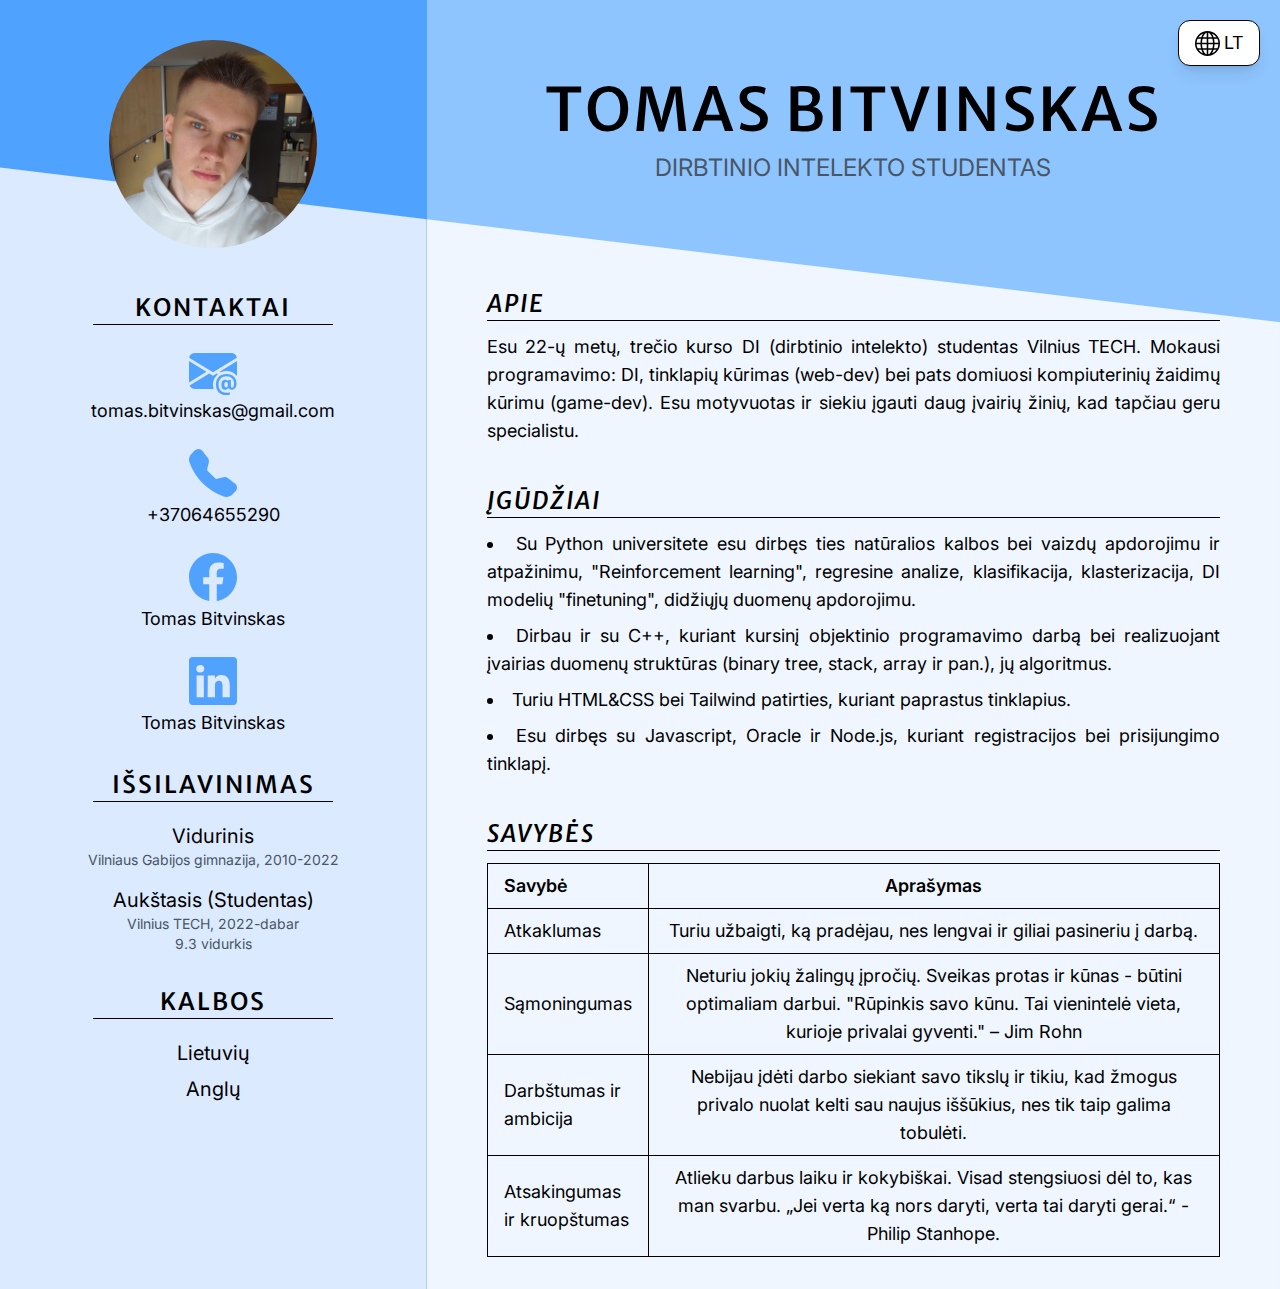
<file: index.html>
<!DOCTYPE html>
<html lang="en">
  <head>
    <meta charset="UTF-8" />
    <meta name="viewport" content="width=device-width, initial-scale=1.0" />
    <title>My CV</title>
    <link href="./output.css" rel="stylesheet" />
    <link rel="preconnect" href="https://fonts.googleapis.com" />
    <link rel="preconnect" href="https://fonts.gstatic.com" crossorigin />
    <link
      href="https://fonts.googleapis.com/css2?family=Inter:ital,opsz,wght@0,14..32,100..900;1,14..32,100..900&family=Merriweather+Sans:ital,wght@0,300..800;1,300..800&display=swap"
      rel="stylesheet"
    />
    <script src="lang.js" defer></script>
  </head>

  <!-- Background -->
  <body class="min-h-screen min-w-screen bg-blue-200 text-lg">
    <!-- Main container -->
    <div
      class="flex flex-wrap md:flex-row flex-col-reverse max-w-screen-2xl mx-auto font-inter"
    >
      <!-- Left container with diagonal cut -->
      <div class="relative w-full bg-blue-400 md:w-1/3">
        <!-- Diagonal bg -->
        <div class="absolute h-full w-full bg-blue-100 diagonal-cut-left"></div>

        <!-- Content wrapper -->
        <div
          class="relative flex flex-col items-center text-center h-full mx-auto gap-8 w-70"
        >
          <img
            src="profile.jpg"
            alt="profile_picture"
            class="mt-10 h-52 w-52 rounded-full object-cover"
          />

          <!-- Kontaktai -->
          <section class="mt-10 mb-5 md:m-0 md:mt-3" id="contacts-section">
            <h2 class="text-2xl" id="contacts-title"></h2>
            <hr class="mb-5 w-60 mx-auto" />
            <ul class="flex flex-col gap-5">
              <li class="flex flex-col items-center">
                <a
                  href="mailto:tomas.bitvinskas@gmail.com"
                  class="hover:underline mt-0.5 flex flex-col items-center"
                >
                  <svg
                    xmlns="http://www.w3.org/2000/svg"
                    class="h-12 w-12 mb-0.5"
                    viewBox="0 0 16 16"
                  >
                    <path
                      d="M2 2A2 2 0 0 0 .05 3.555L8 8.414l7.95-4.859A2 2 0 0 0 14 2zm-2 9.8V4.698l5.803 3.546zm6.761-2.97-6.57 4.026A2 2 0 0 0 2 14h6.256A4.5 4.5 0 0 1 8 12.5a4.49 4.49 0 0 1 1.606-3.446l-.367-.225L8 9.586zM16 9.671V4.697l-5.803 3.546.338.208A4.5 4.5 0 0 1 12.5 8c1.414 0 2.675.652 3.5 1.671"
                    />
                    <path
                      d="M15.834 12.244c0 1.168-.577 2.025-1.587 2.025-.503 0-1.002-.228-1.12-.648h-.043c-.118.416-.543.643-1.015.643-.77 0-1.259-.542-1.259-1.434v-.529c0-.844.481-1.4 1.26-1.4.585 0 .87.333.953.63h.03v-.568h.905v2.19c0 .272.18.42.411.42.315 0 .639-.415.639-1.39v-.118c0-1.277-.95-2.326-2.484-2.326h-.04c-1.582 0-2.64 1.067-2.64 2.724v.157c0 1.867 1.237 2.654 2.57 2.654h.045c.507 0 .935-.07 1.18-.18v.731c-.219.1-.643.175-1.237.175h-.044C10.438 16 9 14.82 9 12.646v-.214C9 10.36 10.421 9 12.485 9h.035c2.12 0 3.314 1.43 3.314 3.034zm-4.04.21v.227c0 .586.227.8.581.8.31 0 .564-.17.564-.743v-.367c0-.516-.275-.708-.572-.708-.346 0-.573.245-.573.791"
                    />
                  </svg>

                  <span>tomas.bitvinskas@gmail.com</span>
                </a>
              </li>
              <li class="flex flex-col items-center">
                <a
                  href="tel:+37064655290"
                  class="hover:underline mt-1 flex flex-col items-center"
                >
                  <svg
                    xmlns="http://www.w3.org/2000/svg"
                    class="h-12 w-12 mb-1"
                    viewBox="0 0 16 16"
                  >
                    <path
                      fill-rule="evenodd"
                      d="M1.885.511a1.745 1.745 0 0 1 2.61.163L6.29 2.98c.329.423.445.974.315 1.494l-.547 2.19a.68.68 0 0 0 .178.643l2.457 2.457a.68.68 0 0 0 .644.178l2.189-.547a1.75 1.75 0 0 1 1.494.315l2.306 1.794c.829.645.905 1.87.163 2.611l-1.034 1.034c-.74.74-1.846 1.065-2.877.702a18.6 18.6 0 0 1-7.01-4.42 18.6 18.6 0 0 1-4.42-7.009c-.362-1.03-.037-2.137.703-2.877z"
                    />
                  </svg>
                  <span>+37064655290</span>
                </a>
              </li>
              <li class="flex flex-col items-center">
                <a
                  href="https://www.facebook.com/tomas.bitvinskas"
                  target="_blank"
                  class="hover:underline mt-1 flex flex-col items-center"
                >
                  <svg
                    xmlns="http://www.w3.org/2000/svg"
                    class="h-12 w-12 mb-1"
                    viewBox="0 0 16 16"
                  >
                    <path
                      d="M16 8.049c0-4.446-3.582-8.05-8-8.05C3.58 0-.002 3.603-.002 8.05c0 4.017 2.926 7.347 6.75 7.951v-5.625h-2.03V8.05H6.75V6.275c0-2.017 1.195-3.131 3.022-3.131.876 0 1.791.157 1.791.157v1.98h-1.009c-.993 0-1.303.621-1.303 1.258v1.51h2.218l-.354 2.326H9.25V16c3.824-.604 6.75-3.934 6.75-7.951"
                    />
                  </svg>
                  <span>Tomas Bitvinskas</span>
                </a>
              </li>

              <li class="flex flex-col items-center">
                <a
                  href="https://www.linkedin.com/in/tomas-bitvinskas-ab4689253/"
                  target="_blank"
                  class="hover:underline mt-1 flex flex-col items-center"
                >
                  <svg
                    xmlns="http://www.w3.org/2000/svg"
                    class="h-12 w-12 mb-1"
                    viewBox="0 0 16 16"
                  >
                    <path
                      d="M0 1.146C0 .513.526 0 1.175 0h13.65C15.474 0 16 .513 16 1.146v13.708c0 .633-.526 1.146-1.175 1.146H1.175C.526 16 0 15.487 0 14.854zm4.943 12.248V6.169H2.542v7.225zm-1.2-8.212c.837 0 1.358-.554 1.358-1.248-.015-.709-.52-1.248-1.342-1.248S2.4 3.226 2.4 3.934c0 .694.521 1.248 1.327 1.248zm4.908 8.212V9.359c0-.216.016-.432.08-.586.173-.431.568-.878 1.232-.878.869 0 1.216.662 1.216 1.634v3.865h2.401V9.25c0-2.22-1.184-3.252-2.764-3.252-1.274 0-1.845.7-2.165 1.193v.025h-.016l.016-.025V6.169h-2.4c.03.678 0 7.225 0 7.225z"
                    />
                  </svg>
                  <span>Tomas Bitvinskas</span>
                </a>
              </li>
            </ul>
          </section>

          <!-- Išsilavinimas -->
          <section class="mb-5 md:m-0" id="education-section">
            <h2 class="text-2xl" id="education-title"></h2>
            <hr class="mb-5 w-60 mx-auto" />
            <div class="flex flex-col gap-4" id="education-content">
              <div>
                <h3 class="text-xl"></h3>
                <p class="text-sm text-gray-600"></p>
              </div>
              <div>
                <h3 class="text-xl"></h3>
                <p class="text-sm text-gray-600"></p>
              </div>
            </div>
          </section>

          <!-- Kalbos -->
          <section class="mb-5" id="languages-section">
            <h2 class="text-2xl" id="languages-title"></h2>
            <hr class="mb-5 w-60 mx-auto" />
            <div class="flex flex-col gap-2" id="languages-content">
              <h3 class="text-xl"></h3>
              <h3 class="text-xl"></h3>
            </div>
          </section>
        </div>
      </div>

      <!-- Right container-->
      <div class="relative w-full bg-blue-300 md:w-2/3">
        <!-- Diagonal bg -->
        <div class="absolute h-full w-full bg-blue-50 diagonal-cut-right"></div>

        <!-- Language Selector -->
        <div class="md:absolute md:top-5 md:right-5 fixed right-5 top-5">
          <!-- Button -->
          <button
            id="langBtn"
            class="px-4 py-2 bg-white border rounded-xl shadow-lg hover:bg-gray-200 flex items-center gap-1 relative z-50"
          >
            <svg
              xmlns="http://www.w3.org/2000/svg"
              width="25"
              height="25"
              class="bi bi-globe"
              viewBox="0 0 16 16"
            >
              <path
                fill="black"
                d="M0 8a8 8 0 1 1 16 0A8 8 0 0 1 0 8m7.5-6.923c-.67.204-1.335.82-1.887 1.855A8 8 0 0 0 5.145 4H7.5zM4.09 4a9.3 9.3 0 0 1 .64-1.539 7 7 0 0 1 .597-.933A7.03 7.03 0 0 0 2.255 4zm-.582 3.5c.03-.877.138-1.718.312-2.5H1.674a7 7 0 0 0-.656 2.5zM4.847 5a12.5 12.5 0 0 0-.338 2.5H7.5V5zM8.5 5v2.5h2.99a12.5 12.5 0 0 0-.337-2.5zM4.51 8.5a12.5 12.5 0 0 0 .337 2.5H7.5V8.5zm3.99 0V11h2.653c.187-.765.306-1.608.338-2.5zM5.145 12q.208.58.468 1.068c.552 1.035 1.218 1.65 1.887 1.855V12zm.182 2.472a7 7 0 0 1-.597-.933A9.3 9.3 0 0 1 4.09 12H2.255a7 7 0 0 0 3.072 2.472M3.82 11a13.7 13.7 0 0 1-.312-2.5h-2.49c.062.89.291 1.733.656 2.5zm6.853 3.472A7 7 0 0 0 13.745 12H11.91a9.3 9.3 0 0 1-.64 1.539 7 7 0 0 1-.597.933M8.5 12v2.923c.67-.204 1.335-.82 1.887-1.855q.26-.487.468-1.068zm3.68-1h2.146c.365-.767.594-1.61.656-2.5h-2.49a13.7 13.7 0 0 1-.312 2.5m2.802-3.5a7 7 0 0 0-.656-2.5H12.18c.174.782.282 1.623.312 2.5zM11.27 2.461c.247.464.462.98.64 1.539h1.835a7 7 0 0 0-3.072-2.472c.218.284.418.598.597.933M10.855 4a8 8 0 0 0-.468-1.068C9.835 1.897 9.17 1.282 8.5 1.077V4z"
              />
            </svg>
            <span id="selectedLang">LT</span>
          </button>

          <!-- Dropdown -->
          <div
            id="langMenu"
            class="absolute left-1/2 transform -translate-x-1/2 mt-2 w-max bg-white border rounded-xl shadow-lg hidden z-50"
          >
            <ul class="py-2">
              <li>
                <button
                  class="lang-option px-4 py-2 hover:bg-gray-200"
                  data-lang="LT"
                >
                  &#x1F1F1;&#x1F1F9; Lietuvių
                </button>
              </li>
              <li>
                <button
                  class="lang-option px-4 py-2 hover:bg-gray-200"
                  data-lang="EN"
                >
                  &#x1F1EC;&#x1F1E7; English
                </button>
              </li>
            </ul>
          </div>
        </div>

        <!-- Content wrapper -->
        <div class="relative flex flex-col items-center gap-10 mx-15 text-left">
          <section
            class="lg:mt-20 lg:mb-16 md:mt-26 md:mb-15 mt-20 mb-25 text-center"
          >
            <h2 class="lg:text-6xl text-5xl">Tomas Bitvinskas</h2>
            <p
              class="lg:text-2xl md:text-xl text-xl text-gray-600 uppercase mt-3"
              id="job-title"
            ></p>
          </section>

          <!-- Trumpas aprašymas -->
          <section>
            <h2 class="text-2xl italic" id="about-title"></h2>
            <hr class="mb-3" />
            <p class="text-justify" id="about-content">
              <!-- Placeholder for dynamic content -->
            </p>
          </section>

          <!-- Įgūdžiai -->
          <section>
            <h2 class="text-2xl italic" id="skills-title"></h2>
            <hr class="mb-3" />
            <ul
              class="list-inside list-disc space-y-2 text-justify"
              id="skills-list"
            >
              <!-- Placeholder for dynamic content -->
            </ul>
          </section>

          <!-- Savybės -->
          <section class="mb-8">
            <h2 class="text-2xl italic" id="attributes-title"></h2>
            <hr class="mb-3" />
            <table>
              <thead id="attributes-thead">
                <tr>
                  <th class="border px-4 py-2 text-left font-semibold w-1/6">
                    Savybė
                  </th>
                  <th class="border px-4 py-2 text-center font-semibold">
                    Aprašymas
                  </th>
                </tr>
              </thead>
              <tbody id="attributes-table">
                <!-- Placeholder for dynamic content -->
              </tbody>
            </table>
          </section>
        </div>
      </div>
    </div>
  </body>
</html>
</file>
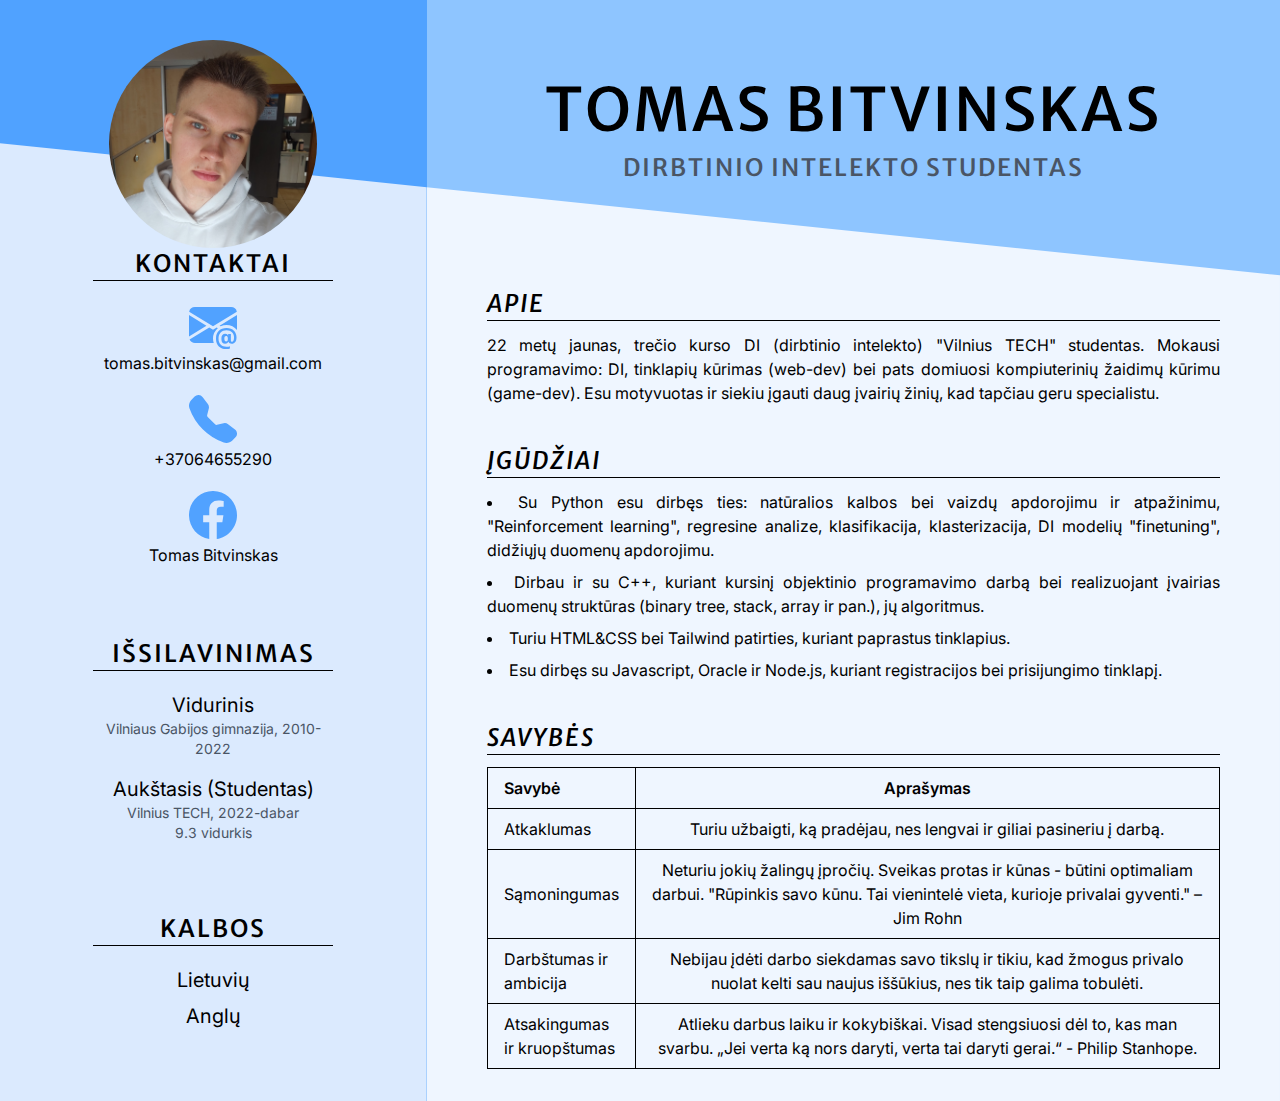
<file: CV.html>
<!DOCTYPE html>
<html lang="en">
  <head>
    <meta charset="UTF-8" />
    <meta name="viewport" content="width=device-width, initial-scale=1.0" />
    <title>My CV</title>
    <link href="./output.css" rel="stylesheet" />
    <link rel="preconnect" href="https://fonts.googleapis.com" />
    <link rel="preconnect" href="https://fonts.gstatic.com" crossorigin />
    <link
      href="https://fonts.googleapis.com/css2?family=Inter:ital,opsz,wght@0,14..32,100..900;1,14..32,100..900&family=Merriweather+Sans:ital,wght@0,300..800;1,300..800&display=swap"
      rel="stylesheet"
    />
  </head>

  <!-- Background -->
  <body class="min-h-screen min-w-screen bg-blue-200">
    <!-- Main container -->
    <div
      class="flex flex-wrap md:flex-row flex-col-reverse min-h-screen max-w-screen-2xl mx-auto font-inter"
    >
      <!-- Left container with diagonal cut -->
      <div class="relative w-full bg-blue-400 md:w-1/3">
        <!-- Diagonal bg -->
        <div class="absolute h-full w-full bg-blue-100 diagonal-cut-left"></div>

        <!-- Content wrapper -->
        <div
          class="relative flex flex-col items-center text-center h-full mx-20"
        >
          <img
            src="profile.jpg"
            alt="profile_picture"
            class="mt-10 h-52 w-52 rounded-full object-cover"
          />

          <!-- Kontaktai -->
          <section class="w-60 mt-10 mb-5 md:m-0 md:mt-10">
            <h2 class="text-2xl">Kontaktai</h2>
            <hr class="mb-5" />
            <ul class="flex flex-col gap-5">
              <li class="flex flex-col items-center">
                <svg
                  xmlns="http://www.w3.org/2000/svg"
                  class="h-12 w-12"
                  viewBox="0 0 16 16"
                >
                  <path
                    d="M2 2A2 2 0 0 0 .05 3.555L8 8.414l7.95-4.859A2 2 0 0 0 14 2zm-2 9.8V4.698l5.803 3.546zm6.761-2.97-6.57 4.026A2 2 0 0 0 2 14h6.256A4.5 4.5 0 0 1 8 12.5a4.49 4.49 0 0 1 1.606-3.446l-.367-.225L8 9.586zM16 9.671V4.697l-5.803 3.546.338.208A4.5 4.5 0 0 1 12.5 8c1.414 0 2.675.652 3.5 1.671"
                  />
                  <path
                    d="M15.834 12.244c0 1.168-.577 2.025-1.587 2.025-.503 0-1.002-.228-1.12-.648h-.043c-.118.416-.543.643-1.015.643-.77 0-1.259-.542-1.259-1.434v-.529c0-.844.481-1.4 1.26-1.4.585 0 .87.333.953.63h.03v-.568h.905v2.19c0 .272.18.42.411.42.315 0 .639-.415.639-1.39v-.118c0-1.277-.95-2.326-2.484-2.326h-.04c-1.582 0-2.64 1.067-2.64 2.724v.157c0 1.867 1.237 2.654 2.57 2.654h.045c.507 0 .935-.07 1.18-.18v.731c-.219.1-.643.175-1.237.175h-.044C10.438 16 9 14.82 9 12.646v-.214C9 10.36 10.421 9 12.485 9h.035c2.12 0 3.314 1.43 3.314 3.034zm-4.04.21v.227c0 .586.227.8.581.8.31 0 .564-.17.564-.743v-.367c0-.516-.275-.708-.572-.708-.346 0-.573.245-.573.791"
                  />
                </svg>
                <a
                  href="mailto:tomas.bitvinskas@gmail.com"
                  class="hover:underline mt-0.5"
                  >tomas.bitvinskas@gmail.com</a
                >
              </li>
              <li class="flex flex-col items-center">
                <svg
                  xmlns="http://www.w3.org/2000/svg"
                  class="h-12 w-12"
                  viewBox="0 0 16 16"
                >
                  <path
                    fill-rule="evenodd"
                    d="M1.885.511a1.745 1.745 0 0 1 2.61.163L6.29 2.98c.329.423.445.974.315 1.494l-.547 2.19a.68.68 0 0 0 .178.643l2.457 2.457a.68.68 0 0 0 .644.178l2.189-.547a1.75 1.75 0 0 1 1.494.315l2.306 1.794c.829.645.905 1.87.163 2.611l-1.034 1.034c-.74.74-1.846 1.065-2.877.702a18.6 18.6 0 0 1-7.01-4.42 18.6 18.6 0 0 1-4.42-7.009c-.362-1.03-.037-2.137.703-2.877z"
                  />
                </svg>
                <a href="tel:+37064655290" class="hover:underline mt-1"
                  >+37064655290</a
                >
              </li>
              <li class="flex flex-col items-center">
                <svg
                  xmlns="http://www.w3.org/2000/svg"
                  class="h-12 w-12"
                  viewBox="0 0 16 16"
                >
                  <path
                    d="M16 8.049c0-4.446-3.582-8.05-8-8.05C3.58 0-.002 3.603-.002 8.05c0 4.017 2.926 7.347 6.75 7.951v-5.625h-2.03V8.05H6.75V6.275c0-2.017 1.195-3.131 3.022-3.131.876 0 1.791.157 1.791.157v1.98h-1.009c-.993 0-1.303.621-1.303 1.258v1.51h2.218l-.354 2.326H9.25V16c3.824-.604 6.75-3.934 6.75-7.951"
                  />
                </svg>
                <a
                  href="https://www.facebook.com/tomas.bitvinskas"
                  class="hover:underline mt-1"
                  >Tomas Bitvinskas</a
                >
              </li>
            </ul>
          </section>

          <!-- Spacing -->
          <div class="flex flex-col justify-evenly flex-grow">
            <!-- Išssilavinimas -->
            <section class="w-60 mb-5 md:m-0">
              <h2 class="text-2xl">Išsilavinimas</h2>
              <hr class="mb-5" />
              <div class="flex flex-col gap-4">
                <div>
                  <h3 class="text-xl">Vidurinis</h3>
                  <p class="text-sm text-gray-600">
                    Vilniaus Gabijos gimnazija, 2010-2022
                  </p>
                </div>
                <div>
                  <h3 class="text-xl">Aukštasis (Studentas)</h3>
                  <p class="text-sm text-gray-600">
                    Vilnius TECH, 2022-dabar <br />
                    9.3 vidurkis
                  </p>
                </div>
              </div>
            </section>

            <!-- Kalbos -->
            <section class="w-60 mb-5 md:m-0">
              <h2 class="text-2xl">Kalbos</h2>
              <hr class="mb-5" />
              <div class="flex flex-col gap-2">
                <h3 class="text-xl">Lietuvių</h3>
                <h3 class="text-xl">Anglų</h3>
              </div>
            </section>
          </div>
        </div>
      </div>

      <!-- Right container-->
      <div class="relative w-full bg-blue-300 md:w-2/3">
        <!-- Diagonal bg -->
        <div class="absolute h-full w-full bg-blue-50 diagonal-cut-right"></div>

        <!-- Content wrapper -->
        <div class="relative flex flex-col items-center gap-10 mx-15 text-left">
          <section
            class="lg:mt-20 lg:mb-16 md:mt-26 md:mb-14 mt-20 mb-25 text-center"
          >
            <h2 class="lg:text-6xl text-5xl">Tomas Bitvinskas</h2>
            <p
              class="lg:text-2xl md:text-xl text-xl text-gray-600 uppercase mt-3"
              id="sritis"
            >
              Dirbtinio intelekto studentas
            </p>
          </section>

          <!-- Trumpas aprašymas -->
          <section>
            <h2 class="text-2xl italic">Apie</h2>
            <hr class="mb-3" />
            <p class="text-justify">
              22 metų jaunas, trečio kurso DI (dirbtinio intelekto)
              <span class="text-blue-800">"Vilnius TECH"</span> studentas.
              Mokausi programavimo: DI, tinklapių kūrimas (web-dev) bei pats
              domiuosi kompiuterinių žaidimų kūrimu (game-dev). Esu motyvuotas
              ir siekiu įgauti daug įvairių žinių, kad tapčiau geru specialistu.
            </p>
          </section>

          <!-- Įgūdžiai -->
          <section>
            <h2 class="text-2xl italic">Įgūdžiai</h2>
            <hr class="mb-3" />
            <ul class="list-inside list-disc space-y-2 text-justify">
              <li>
                Su Python esu dirbęs ties: natūralios kalbos bei vaizdų
                apdorojimu ir atpažinimu, "Reinforcement learning", regresine
                analize, klasifikacija, klasterizacija, DI modelių "finetuning",
                didžiųjų duomenų apdorojimu.
              </li>
              <li>
                Dirbau ir su C++, kuriant kursinį objektinio programavimo darbą
                bei realizuojant įvairias duomenų struktūras (binary tree,
                stack, array ir pan.), jų algoritmus.
              </li>
              <li>
                Turiu HTML&CSS bei Tailwind patirties, kuriant paprastus
                tinklapius.
              </li>
              <li>
                Esu dirbęs su Javascript, Oracle ir Node.js, kuriant
                registracijos bei prisijungimo tinklapį.
              </li>
            </ul>
          </section>

          <!-- Savybės -->
          <section class="mb-8">
            <h2 class="text-2xl italic">Savybės</h2>
            <hr class="mb-3" />
            <table>
              <thead>
                <tr>
                  <th class="border px-4 py-2 text-left font-semibold w-1/5">
                    Savybė
                  </th>
                  <th class="border px-4 py-2 text-center font-semibold">
                    Aprašymas
                  </th>
                </tr>
              </thead>
              <tbody>
                <tr>
                  <td class="border px-4 py-2">Atkaklumas</td>
                  <td class="border px-4 py-2 text-center">
                    Turiu užbaigti, ką pradėjau, nes lengvai ir giliai pasineriu
                    į darbą.
                  </td>
                </tr>
                <tr>
                  <td class="border px-4 py-2">Sąmoningumas</td>
                  <td class="border px-4 py-2 text-center">
                    Neturiu jokių žalingų įpročių. Sveikas protas ir kūnas -
                    būtini optimaliam darbui. "Rūpinkis savo kūnu. Tai
                    vienintelė vieta, kurioje privalai gyventi." – Jim Rohn
                  </td>
                </tr>
                <tr>
                  <td class="border px-4 py-2">Darbštumas ir ambicija</td>
                  <td class="border px-4 py-2 text-center">
                    Nebijau įdėti darbo siekdamas savo tikslų ir tikiu, kad
                    žmogus privalo nuolat kelti sau naujus iššūkius, nes tik
                    taip galima tobulėti.
                  </td>
                </tr>
                <tr>
                  <td class="border px-4 py-2">Atsakingumas ir kruopštumas</td>
                  <td class="border px-4 py-2 text-center">
                    Atlieku darbus laiku ir kokybiškai. Visad stengsiuosi dėl
                    to, kas man svarbu. „Jei verta ką nors daryti, verta tai
                    daryti gerai.“ - Philip Stanhope.
                  </td>
                </tr>
              </tbody>
            </table>
          </section>
        </div>
      </div>
    </div>
  </body>
</html>
</file>
